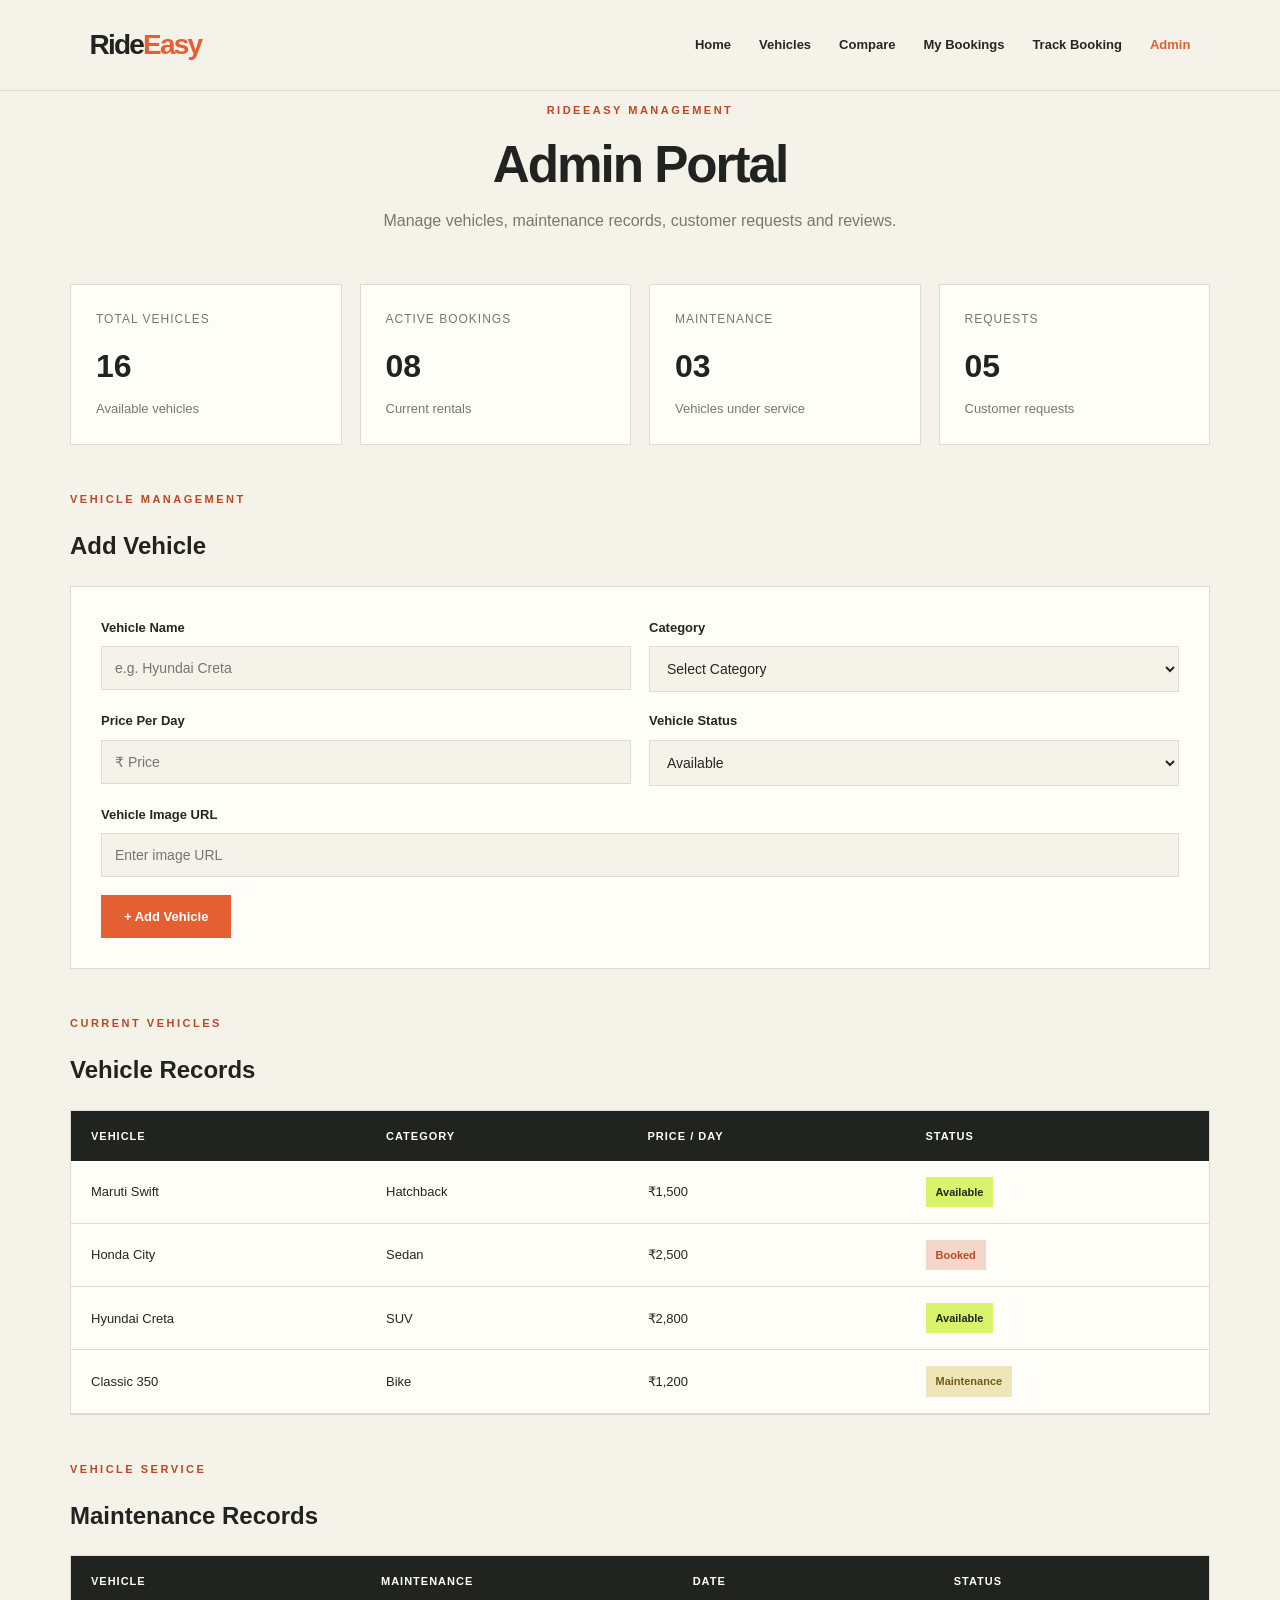
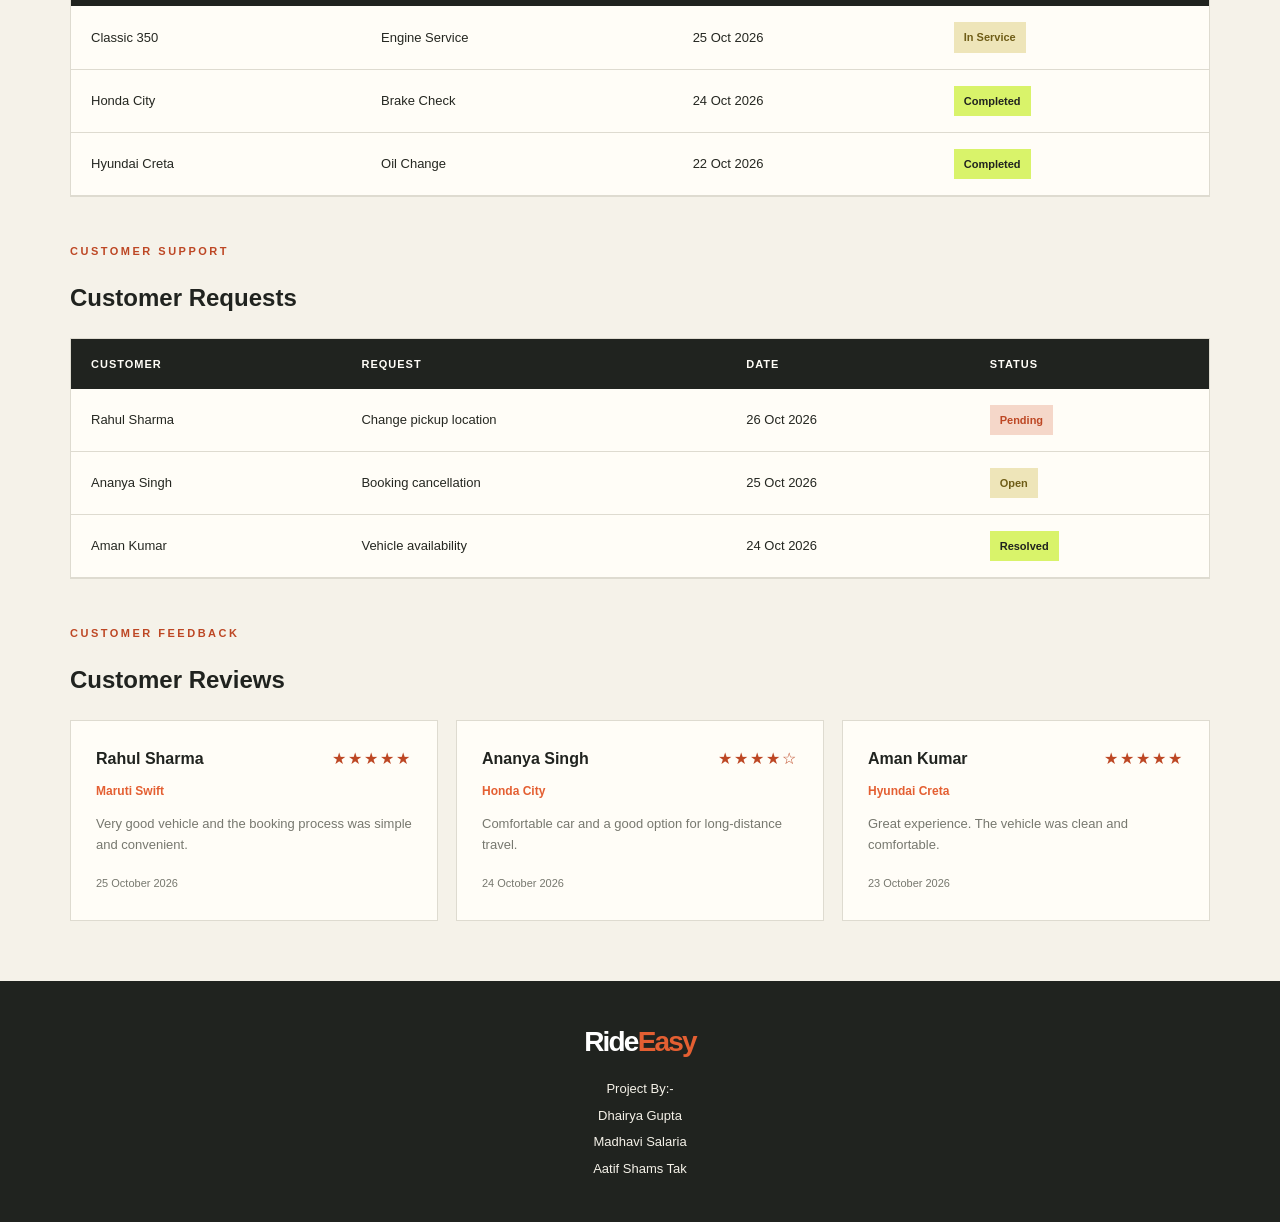
<file: admin.html>
<!DOCTYPE html>
<html lang="en">

<head>
    <meta charset="UTF-8">
    <meta name="viewport" content="width=device-width, initial-scale=1.0">

    <title>RideEasy | Admin Portal</title>

    <link rel="stylesheet" href="style.css">
</head>

<body>

<header class="site-header">

    <a class="logo" href="index.html">
        Ride<span>Easy</span>
    </a>

    <nav>
        <a href="index.html">Home</a>
        <a href="explore.html">Vehicles</a>
        <a href="compare.html">Compare</a>
        <a href="bookings.html">My Bookings</a>
        <a href="track-booking.html">Track Booking</a>
        <a class="active" href="admin.html">Admin</a>
    </nav>

</header>


<main class="admin-main">

    <!-- ADMIN HEADING -->

    <section class="page-heading">

        <p class="eyebrow">RIDEEASY MANAGEMENT</p>

        <h1>Admin Portal</h1>

        <p>
            Manage vehicles, maintenance records,
            customer requests and reviews.
        </p>

    </section>


    <!-- DASHBOARD CARDS -->

    <section class="admin-stats">

        <div class="admin-stat-card">
            <span>Total Vehicles</span>
            <strong>16</strong>
            <p>Available vehicles</p>
        </div>

        <div class="admin-stat-card">
            <span>Active Bookings</span>
            <strong>08</strong>
            <p>Current rentals</p>
        </div>

        <div class="admin-stat-card">
            <span>Maintenance</span>
            <strong>03</strong>
            <p>Vehicles under service</p>
        </div>

        <div class="admin-stat-card">
            <span>Requests</span>
            <strong>05</strong>
            <p>Customer requests</p>
        </div>

    </section>


    <!-- ADD VEHICLE -->

    <section class="admin-section">

        <div class="admin-section-heading">

            <div>
                <p class="eyebrow">VEHICLE MANAGEMENT</p>
                <h2>Add Vehicle</h2>
            </div>

        </div>


        <div class="admin-form-box">

            <form>

                <div class="admin-form-grid">

                    <div>
                        <label for="vehicle-name">
                            Vehicle Name
                        </label>

                        <input
                            type="text"
                            id="vehicle-name"
                            placeholder="e.g. Hyundai Creta"
                        >
                    </div>


                    <div>
                        <label for="vehicle-category">
                            Category
                        </label>

                        <select id="vehicle-category">

                            <option>Select Category</option>
                            <option>Hatchback</option>
                            <option>Sedan</option>
                            <option>SUV</option>
                            <option>Bike</option>
                            <option>Scooter</option>

                        </select>
                    </div>


                    <div>
                        <label for="vehicle-price">
                            Price Per Day
                        </label>

                        <input
                            type="number"
                            id="vehicle-price"
                            placeholder="₹ Price"
                        >
                    </div>


                    <div>
                        <label for="vehicle-status">
                            Vehicle Status
                        </label>

                        <select id="vehicle-status">

                            <option>Available</option>
                            <option>Booked</option>
                            <option>Maintenance</option>

                        </select>
                    </div>

                </div>


                <div>
                    <label for="vehicle-image">
                        Vehicle Image URL
                    </label>

                    <input
                        type="text"
                        id="vehicle-image"
                        placeholder="Enter image URL"
                    >
                </div>


                <button type="submit" class="button">
                    + Add Vehicle
                </button>

            </form>

        </div>

    </section>


    <!-- VEHICLE LIST -->

    <section class="admin-section">

        <div class="admin-section-heading">

            <div>
                <p class="eyebrow">CURRENT VEHICLES</p>
                <h2>Vehicle Records</h2>
            </div>

        </div>


        <div class="admin-table-wrapper">

            <table class="admin-table">

                <thead>

                    <tr>
                        <th>Vehicle</th>
                        <th>Category</th>
                        <th>Price / Day</th>
                        <th>Status</th>
                    </tr>

                </thead>

                <tbody>

                    <tr>
                        <td>Maruti Swift</td>
                        <td>Hatchback</td>
                        <td>₹1,500</td>
                        <td>
                            <span class="status available">
                                Available
                            </span>
                        </td>
                    </tr>

                    <tr>
                        <td>Honda City</td>
                        <td>Sedan</td>
                        <td>₹2,500</td>
                        <td>
                            <span class="status booked">
                                Booked
                            </span>
                        </td>
                    </tr>

                    <tr>
                        <td>Hyundai Creta</td>
                        <td>SUV</td>
                        <td>₹2,800</td>
                        <td>
                            <span class="status available">
                                Available
                            </span>
                        </td>
                    </tr>

                    <tr>
                        <td>Classic 350</td>
                        <td>Bike</td>
                        <td>₹1,200</td>
                        <td>
                            <span class="status maintenance">
                                Maintenance
                            </span>
                        </td>
                    </tr>

                </tbody>

            </table>

        </div>

    </section>


    <!-- MAINTENANCE -->

    <section class="admin-section">

        <div class="admin-section-heading">

            <div>
                <p class="eyebrow">VEHICLE SERVICE</p>
                <h2>Maintenance Records</h2>
            </div>

        </div>


        <div class="admin-table-wrapper">

            <table class="admin-table">

                <thead>

                    <tr>
                        <th>Vehicle</th>
                        <th>Maintenance</th>
                        <th>Date</th>
                        <th>Status</th>
                    </tr>

                </thead>

                <tbody>

                    <tr>
                        <td>Classic 350</td>
                        <td>Engine Service</td>
                        <td>25 Oct 2026</td>
                        <td>
                            <span class="status maintenance">
                                In Service
                            </span>
                        </td>
                    </tr>

                    <tr>
                        <td>Honda City</td>
                        <td>Brake Check</td>
                        <td>24 Oct 2026</td>
                        <td>
                            <span class="status available">
                                Completed
                            </span>
                        </td>
                    </tr>

                    <tr>
                        <td>Hyundai Creta</td>
                        <td>Oil Change</td>
                        <td>22 Oct 2026</td>
                        <td>
                            <span class="status available">
                                Completed
                            </span>
                        </td>
                    </tr>

                </tbody>

            </table>

        </div>

    </section>


    <!-- CUSTOMER REQUESTS -->

    <section class="admin-section">

        <div class="admin-section-heading">

            <div>
                <p class="eyebrow">CUSTOMER SUPPORT</p>
                <h2>Customer Requests</h2>
            </div>

        </div>


        <div class="admin-table-wrapper">

            <table class="admin-table">

                <thead>

                    <tr>
                        <th>Customer</th>
                        <th>Request</th>
                        <th>Date</th>
                        <th>Status</th>
                    </tr>

                </thead>

                <tbody>

                    <tr>
                        <td>Rahul Sharma</td>
                        <td>Change pickup location</td>
                        <td>26 Oct 2026</td>
                        <td>
                            <span class="status booked">
                                Pending
                            </span>
                        </td>
                    </tr>

                    <tr>
                        <td>Ananya Singh</td>
                        <td>Booking cancellation</td>
                        <td>25 Oct 2026</td>
                        <td>
                            <span class="status maintenance">
                                Open
                            </span>
                        </td>
                    </tr>

                    <tr>
                        <td>Aman Kumar</td>
                        <td>Vehicle availability</td>
                        <td>24 Oct 2026</td>
                        <td>
                            <span class="status available">
                                Resolved
                            </span>
                        </td>
                    </tr>

                </tbody>

            </table>

        </div>

    </section>


    <!-- CUSTOMER REVIEWS -->

    <section class="admin-section">

        <div class="admin-section-heading">

            <div>
                <p class="eyebrow">CUSTOMER FEEDBACK</p>
                <h2>Customer Reviews</h2>
            </div>

        </div>


        <div class="review-grid">

            <article class="review-card">

                <div class="review-top">
                    <strong>Rahul Sharma</strong>
                    <span>★★★★★</span>
                </div>

                <p class="review-vehicle">
                    Maruti Swift
                </p>

                <p>
                    Very good vehicle and the booking process
                    was simple and convenient.
                </p>

                <small>
                    25 October 2026
                </small>

            </article>


            <article class="review-card">

                <div class="review-top">
                    <strong>Ananya Singh</strong>
                    <span>★★★★☆</span>
                </div>

                <p class="review-vehicle">
                    Honda City
                </p>

                <p>
                    Comfortable car and a good option for
                    long-distance travel.
                </p>

                <small>
                    24 October 2026
                </small>

            </article>


            <article class="review-card">

                <div class="review-top">
                    <strong>Aman Kumar</strong>
                    <span>★★★★★</span>
                </div>

                <p class="review-vehicle">
                    Hyundai Creta
                </p>

                <p>
                    Great experience. The vehicle was clean
                    and comfortable.
                </p>

                <small>
                    23 October 2026
                </small>

            </article>

        </div>

    </section>


</main>


<footer>

    <a class="logo footer-logo" href="index.html">
        Ride<span>Easy</span>
    </a>

    <p>Project By:-</p>
    <p>Dhairya Gupta</p>
    <p>Madhavi Salaria</p>
    <p>Aatif Shams Tak</p>

</footer>

</body>
</html>
</file>
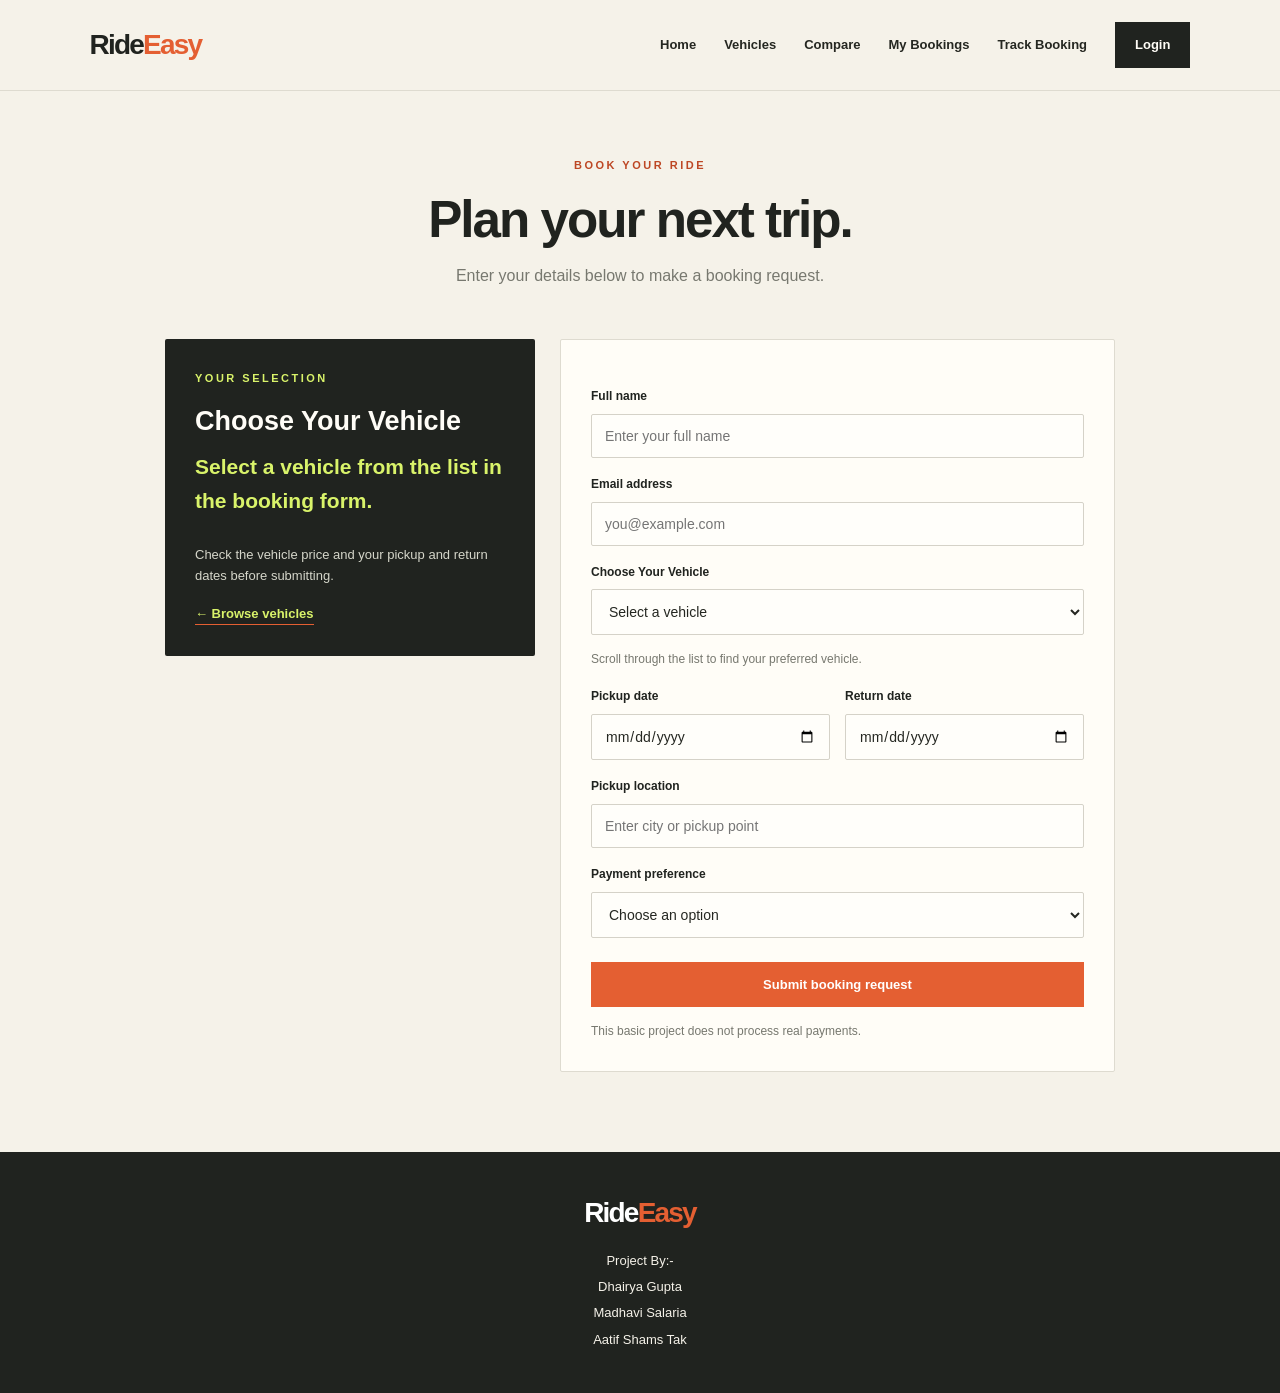
<file: booking.html>
<!DOCTYPE html>
<html lang="en">

<head>
    <meta charset="UTF-8">
    <meta name="viewport" content="width=device-width, initial-scale=1.0">

    <title>RideEasy | Book a Vehicle</title>

    <link rel="stylesheet" href="style.css">
</head>

<body>

    <!-- Header and Navigation -->
    <header class="site-header">

        <a class="logo" href="index.html">
            Ride<span>Easy</span>
        </a>

        <nav>
            <a href="index.html">Home</a>
            <a href="explore.html">Vehicles</a>
            <a href="compare.html">Compare</a>
            <a href="bookings.html">My Bookings</a>
            <a href="track-booking.html">Track Booking</a>
            <a class="nav-button" href="login.html">Login</a>
        </nav>

    </header>

    <main class="page-main narrow-main">

        <!-- Page Heading -->
        <section class="page-heading">

            <p class="eyebrow">BOOK YOUR RIDE</p>

            <h1>Plan your next trip.</h1>

            <p>
                Enter your details below to make a booking request.
            </p>

        </section>

        <!-- Booking Layout -->
        <section class="booking-layout">

            <!-- Vehicle Selection -->
            <div class="booking-summary">

                <p class="eyebrow">YOUR SELECTION</p>

                <h2>Choose Your Vehicle</h2>

                <p class="summary-price">
                    Select a vehicle from the list in the booking form.
                </p>

                <p class="summary-note">
                    Check the vehicle price and your pickup and return dates before submitting.
                </p>

                <a class="text-link" href="explore.html">
                    ← Browse vehicles
                </a>

            </div>

            <!-- Booking Form -->
            <form class="form-box" action="bookings.html" method="get">

                <!-- Customer Details -->
                <label for="customerName">Full name</label>

                <input
                    type="text"
                    id="customerName"
                    name="name"
                    placeholder="Enter your full name"
                    required
                >

                <label for="customerEmail">Email address</label>

                <input
                    type="email"
                    id="customerEmail"
                    name="email"
                    placeholder="you@example.com"
                    required
                >

                <!-- Vehicle Dropdown -->
                <label for="vehicle">Choose Your Vehicle</label>

                <select id="vehicle" name="vehicle" required>

                    <option value="">Select a vehicle</option>

                    <optgroup label="Hatchbacks">
                        <option>Maruti Swift - ₹1,500/day</option>
                        <option>Maruti Baleno - ₹1,700/day</option>
                        <option>Hyundai i20 - ₹1,800/day</option>
                        <option>Tata Altroz - ₹1,600/day</option>
                    </optgroup>

                    <optgroup label="Sedans">
                        <option>Honda City - ₹2,500/day</option>
                        <option>Hyundai Verna - ₹2,300/day</option>
                        <option>Maruti Dzire - ₹1,800/day</option>
                        <option>Honda Amaze - ₹1,900/day</option>
                    </optgroup>

                    <optgroup label="SUVs">
                        <option>Hyundai Creta - ₹2,800/day</option>
                        <option>Tata Nexon - ₹2,200/day</option>
                        <option>Mahindra Scorpio - ₹3,500/day</option>
                        <option>Kia Seltos - ₹2,700/day</option>
                    </optgroup>

                    <optgroup label="Bikes">
                        <option>Classic 350 - ₹1,200/day</option>
                        <option>Harley Davidson Nightster - ₹1,500/day</option>
                        <option>BMW R 1300 GS - ₹2,000/day</option>
                    </optgroup>

                    <optgroup label="Scooters">
                        <option>Activa - ₹700/day</option>
                    </optgroup>

                </select>

                <p class="form-note">
                    Scroll through the list to find your preferred vehicle.
                </p>

                <!-- Pickup and Return Dates -->
                <div class="form-row">

                    <div>
                        <label for="pickup">Pickup date</label>

                        <input
                            type="date"
                            id="pickup"
                            name="pickup"
                            required
                        >
                    </div>

                    <div>
                        <label for="returnDate">Return date</label>

                        <input
                            type="date"
                            id="returnDate"
                            name="return"
                            required
                        >
                    </div>

                </div>

                <!-- Pickup Location -->
                <label for="pickupLocation">Pickup location</label>

                <input
                    type="text"
                    id="pickupLocation"
                    name="location"
                    placeholder="Enter city or pickup point"
                    required
                >

                <!-- Payment Preference -->
                <label for="payment">Payment preference</label>

                <select id="payment" name="payment" required>
                    <option value="">Choose an option</option>
                    <option value="Pay at pickup">Pay at pickup</option>
                    <option value="Online payment">Online payment (not enabled)</option>
                </select>

                <!-- Submit Button -->
                <button class="button form-button" type="submit">
                    Submit booking request
                </button>

                <p class="form-note">
                    This basic project does not process real payments.
                </p>

            </form>

        </section>

    </main>

    <!-- Footer -->
    <footer>
        <a class="logo footer-logo" href="index.html">
            Ride<span>Easy</span>
        </a>

        <p>Project By:-</p>
        <p>Dhairya Gupta</p>
        <p>Madhavi Salaria</p>
        <p>Aatif Shams Tak</p>
    </footer>

</body>

</html>
</file>
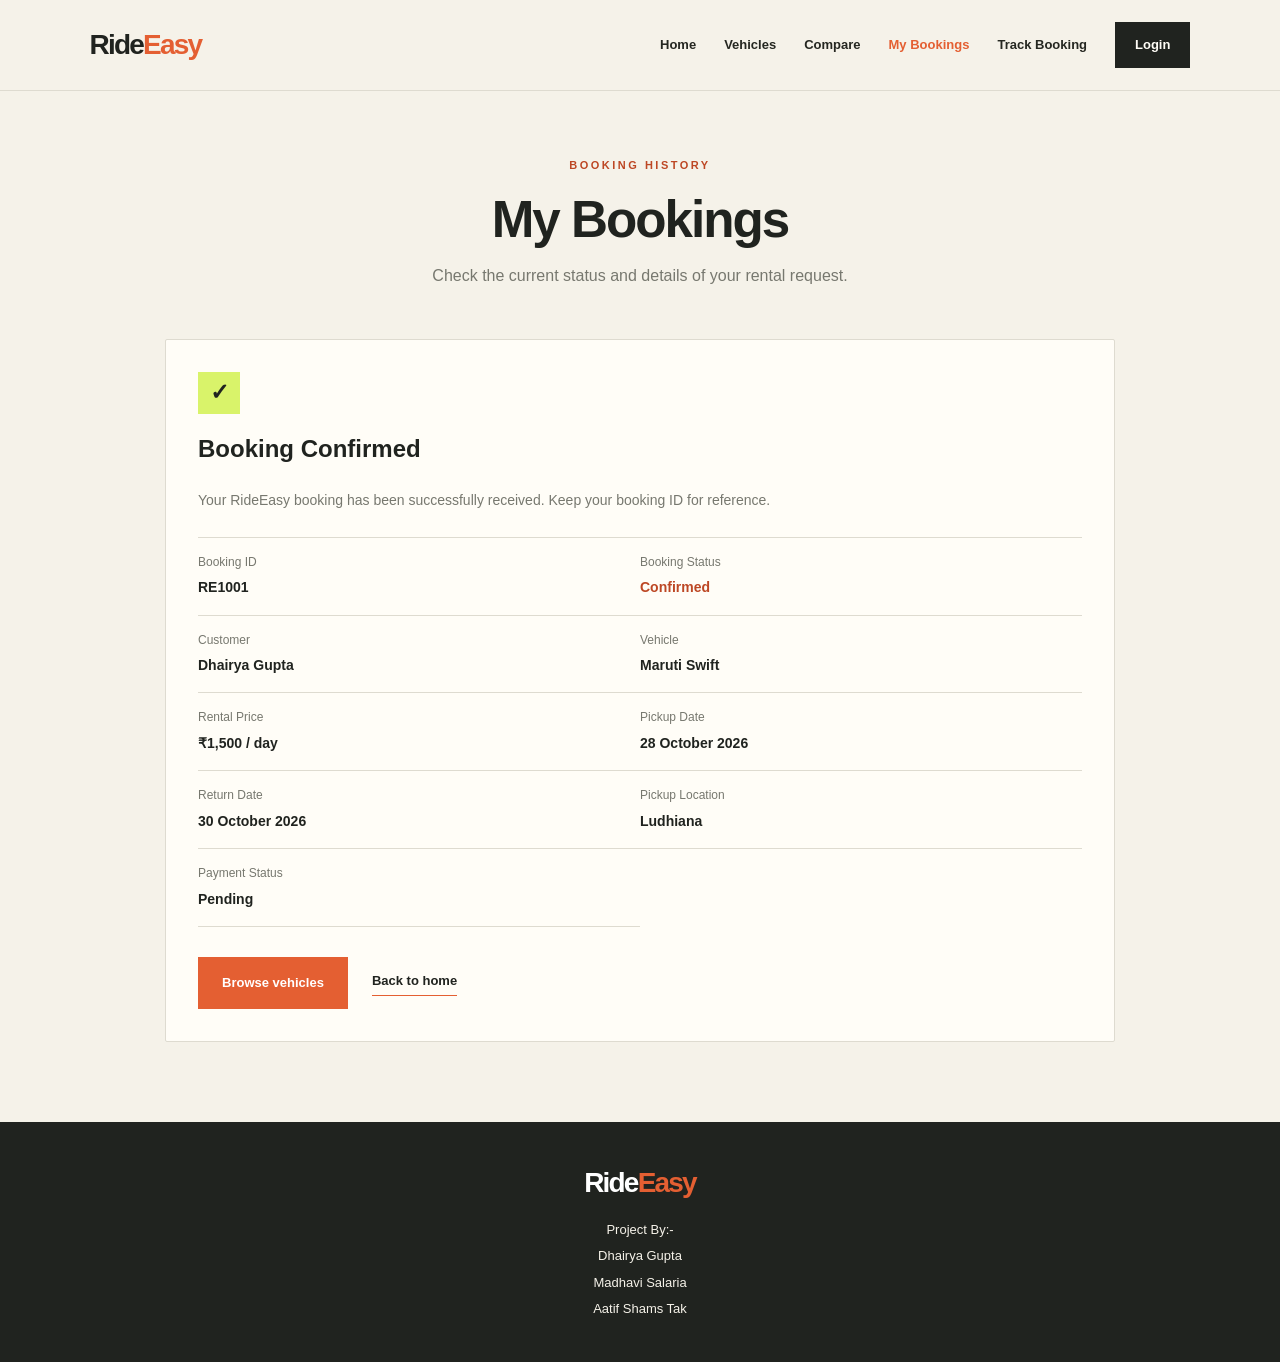
<file: bookings.html>
<!DOCTYPE html>
<html lang="en">

<head>
    <meta charset="UTF-8">
    <meta name="viewport" content="width=device-width, initial-scale=1.0">

    <title>RideEasy | My Bookings</title>

    <link rel="stylesheet" href="style.css">
</head>

<body>

<header class="site-header">

    <a class="logo" href="index.html">
        Ride<span>Easy</span>
    </a>

    <nav>
        <a href="index.html">Home</a>
        <a href="explore.html">Vehicles</a>
        <a href="compare.html">Compare</a>
        <a class="active" href="bookings.html">My Bookings</a>
        <a href="track-booking.html">Track Booking</a>
        <a class="nav-button" href="login.html">Login</a>
    </nav>

</header>


<main class="page-main narrow-main">

    <section class="page-heading">

        <p class="eyebrow">BOOKING HISTORY</p>

        <h1>My Bookings</h1>

        <p>
            Check the current status and details of your rental request.
        </p>

    </section>


    <section class="confirmation-card">

        <div class="success-mark">✓</div>

        <h2>Booking Confirmed</h2>

        <p>
            Your RideEasy booking has been successfully received.
            Keep your booking ID for reference.
        </p>


        <div class="booking-details">

            <div>
                <span>Booking ID</span>
                <strong>RE1001</strong>
            </div>

            <div>
                <span>Booking Status</span>
                <strong class="booking-status">Confirmed</strong>
            </div>

            <div>
                <span>Customer</span>
                <strong>Dhairya Gupta</strong>
            </div>

            <div>
                <span>Vehicle</span>
                <strong>Maruti Swift</strong>
            </div>

            <div>
                <span>Rental Price</span>
                <strong>₹1,500 / day</strong>
            </div>

            <div>
                <span>Pickup Date</span>
                <strong>28 October 2026</strong>
            </div>

            <div>
                <span>Return Date</span>
                <strong>30 October 2026</strong>
            </div>

            <div>
                <span>Pickup Location</span>
                <strong>Ludhiana</strong>
            </div>

            <div>
                <span>Payment Status</span>
                <strong>Pending</strong>
            </div>

        </div>


        <div class="hero-actions">

            <a class="button" href="explore.html">
                Browse vehicles
            </a>

            <a class="text-link" href="index.html">
                Back to home
            </a>

        </div>

    </section>
</main>


<footer>

    <a class="logo footer-logo" href="index.html">
        Ride<span>Easy</span>
    </a>

    <p>Project By:-</p>
    <p>Dhairya Gupta</p>
    <p>Madhavi Salaria</p>
    <p>Aatif Shams Tak</p>

</footer>

</body>
</html>
</file>
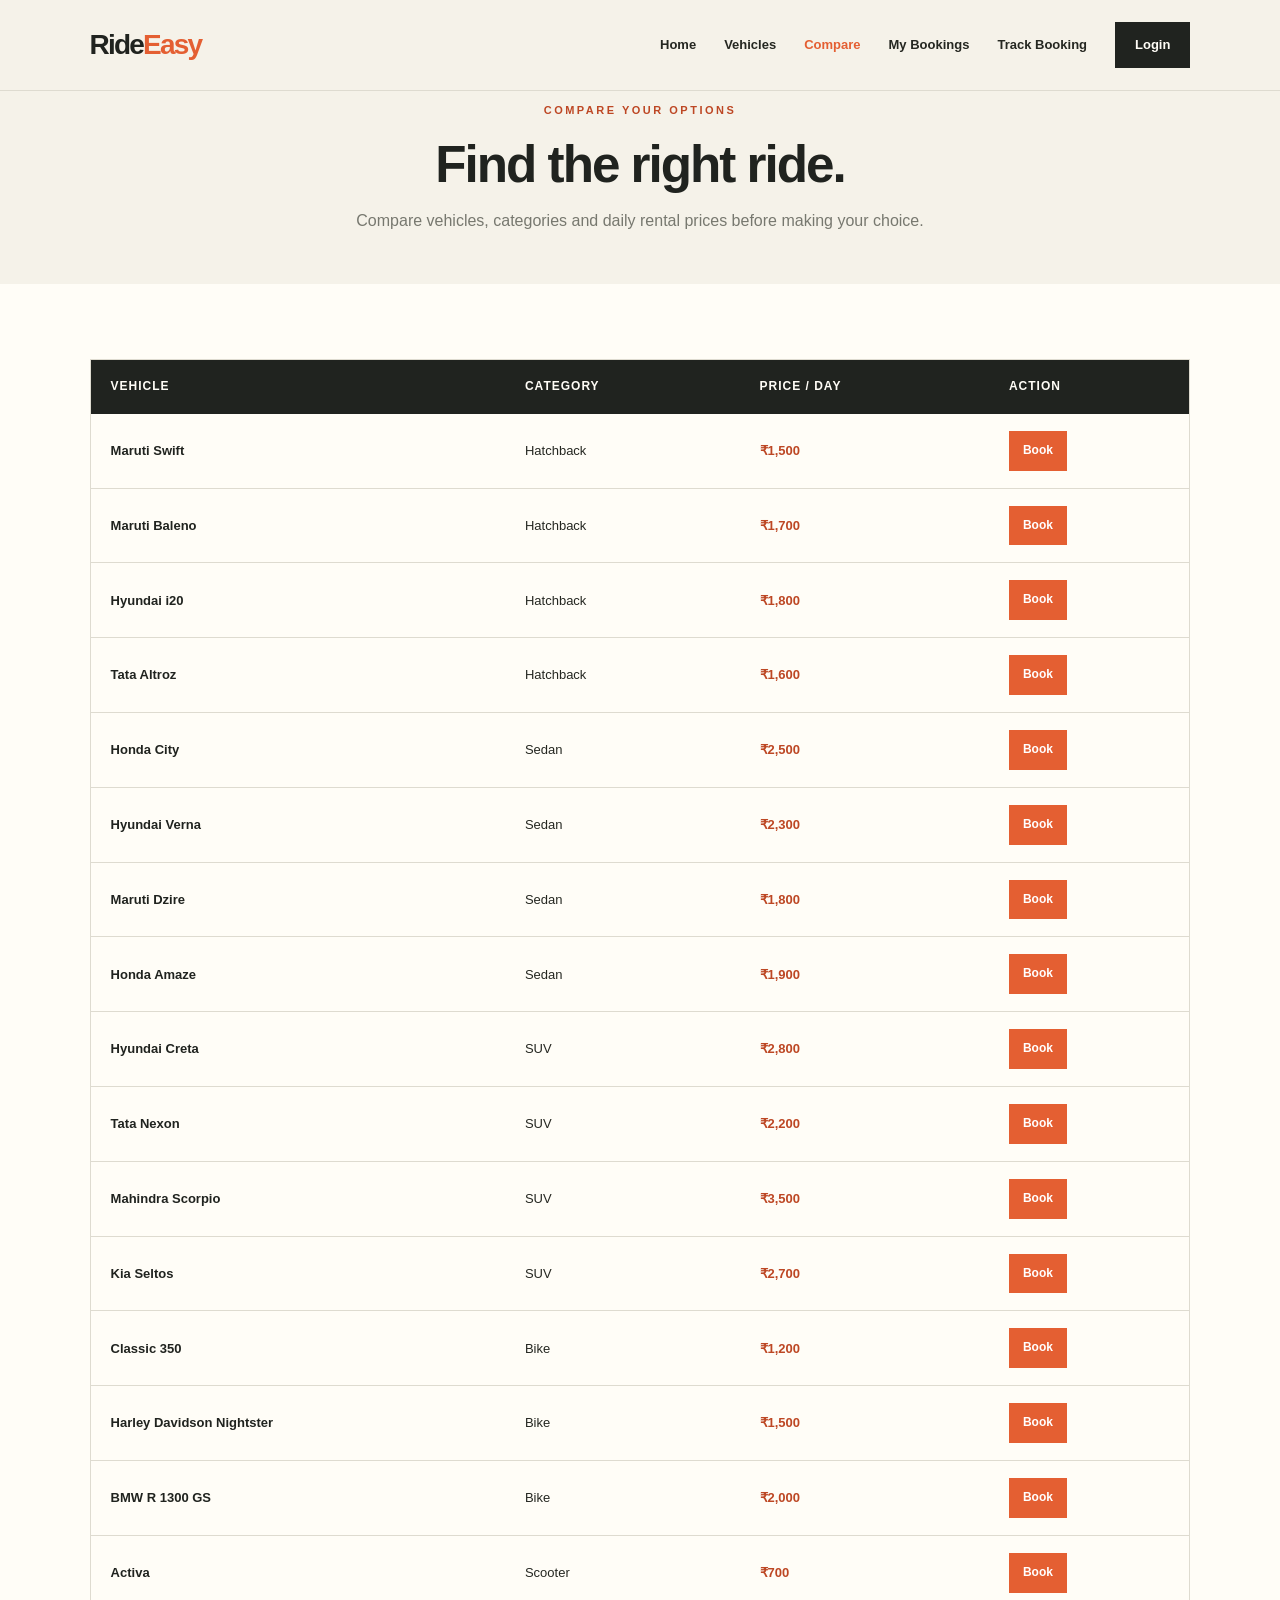
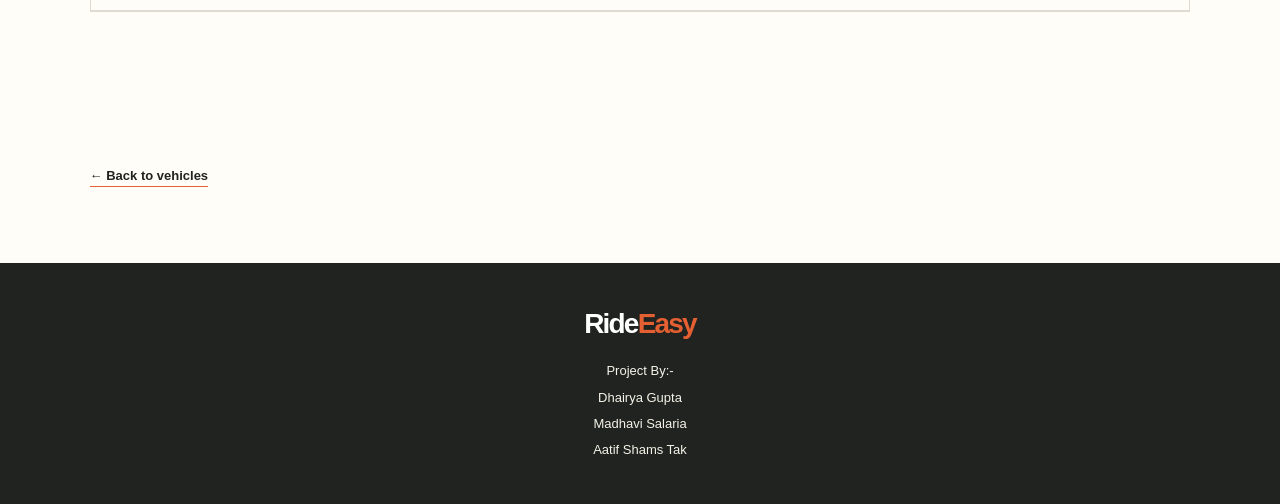
<file: compare.html>
<!DOCTYPE html>
<html lang="en">

<head>
    <meta charset="UTF-8">
    <meta name="viewport" content="width=device-width, initial-scale=1.0">

    <title>RideEasy | Compare Vehicles</title>

    <link rel="stylesheet" href="style.css">
</head>

<body>

<header class="site-header">

    <a class="logo" href="index.html">
        Ride<span>Easy</span>
    </a>

    <nav>
        <a href="index.html">Home</a>
        <a href="explore.html">Vehicles</a>
        <a class="active" href="compare.html">Compare</a>
        <a href="bookings.html">My Bookings</a>
        <a href="track-booking.html">Track Booking</a>
        <a class="nav-button" href="login.html">Login</a>
    </nav>

</header>


<main>

    <section class="page-heading">

        <p class="eyebrow">COMPARE YOUR OPTIONS</p>

        <h1>Find the right ride.</h1>

        <p>
            Compare vehicles, categories and daily rental prices
            before making your choice.
        </p>

    </section>


    <section class="section">

        <div class="compare-table-wrapper">

            <table class="compare-table">

                <thead>

                    <tr>
                        <th>Vehicle</th>
                        <th>Category</th>
                        <th>Price / Day</th>
                        <th>Action</th>
                    </tr>

                </thead>

                <tbody>

                    <tr>
                        <td>Maruti Swift</td>
                        <td>Hatchback</td>
                        <td>₹1,500</td>
                        <td>
                            <a class="small-button button"
                               href="booking.html?vehicle=Maruti%20Swift&price=1500">
                                Book
                            </a>
                        </td>
                    </tr>

                    <tr>
                        <td>Maruti Baleno</td>
                        <td>Hatchback</td>
                        <td>₹1,700</td>
                        <td>
                            <a class="small-button button"
                               href="booking.html?vehicle=Maruti%20Baleno&price=1700">
                                Book
                            </a>
                        </td>
                    </tr>

                    <tr>
                        <td>Hyundai i20</td>
                        <td>Hatchback</td>
                        <td>₹1,800</td>
                        <td>
                            <a class="small-button button"
                               href="booking.html?vehicle=Hyundai%20i20&price=1800">
                                Book
                            </a>
                        </td>
                    </tr>

                    <tr>
                        <td>Tata Altroz</td>
                        <td>Hatchback</td>
                        <td>₹1,600</td>
                        <td>
                            <a class="small-button button"
                               href="booking.html?vehicle=Tata%20Altroz&price=1600">
                                Book
                            </a>
                        </td>
                    </tr>


                    <tr>
                        <td>Honda City</td>
                        <td>Sedan</td>
                        <td>₹2,500</td>
                        <td>
                            <a class="small-button button"
                               href="booking.html?vehicle=Honda%20City&price=2500">
                                Book
                            </a>
                        </td>
                    </tr>

                    <tr>
                        <td>Hyundai Verna</td>
                        <td>Sedan</td>
                        <td>₹2,300</td>
                        <td>
                            <a class="small-button button"
                               href="booking.html?vehicle=Hyundai%20Verna&price=2300">
                                Book
                            </a>
                        </td>
                    </tr>

                    <tr>
                        <td>Maruti Dzire</td>
                        <td>Sedan</td>
                        <td>₹1,800</td>
                        <td>
                            <a class="small-button button"
                               href="booking.html?vehicle=Maruti%20Dzire&price=1800">
                                Book
                            </a>
                        </td>
                    </tr>

                    <tr>
                        <td>Honda Amaze</td>
                        <td>Sedan</td>
                        <td>₹1,900</td>
                        <td>
                            <a class="small-button button"
                               href="booking.html?vehicle=Honda%20Amaze&price=1900">
                                Book
                            </a>
                        </td>
                    </tr>


                    <tr>
                        <td>Hyundai Creta</td>
                        <td>SUV</td>
                        <td>₹2,800</td>
                        <td>
                            <a class="small-button button"
                               href="booking.html?vehicle=Hyundai%20Creta&price=2800">
                                Book
                            </a>
                        </td>
                    </tr>

                    <tr>
                        <td>Tata Nexon</td>
                        <td>SUV</td>
                        <td>₹2,200</td>
                        <td>
                            <a class="small-button button"
                               href="booking.html?vehicle=Tata%20Nexon&price=2200">
                                Book
                            </a>
                        </td>
                    </tr>

                    <tr>
                        <td>Mahindra Scorpio</td>
                        <td>SUV</td>
                        <td>₹3,500</td>
                        <td>
                            <a class="small-button button"
                               href="booking.html?vehicle=Mahindra%20Scorpio&price=3500">
                                Book
                            </a>
                        </td>
                    </tr>

                    <tr>
                        <td>Kia Seltos</td>
                        <td>SUV</td>
                        <td>₹2,700</td>
                        <td>
                            <a class="small-button button"
                               href="booking.html?vehicle=Kia%20Seltos&price=2700">
                                Book
                            </a>
                        </td>
                    </tr>


                    <tr>
                        <td>Classic 350</td>
                        <td>Bike</td>
                        <td>₹1,200</td>
                        <td>
                            <a class="small-button button"
                               href="booking.html?vehicle=Classic%20350&price=1200">
                                Book
                            </a>
                        </td>
                    </tr>

                    <tr>
                        <td>Harley Davidson Nightster</td>
                        <td>Bike</td>
                        <td>₹1,500</td>
                        <td>
                            <a class="small-button button"
                               href="booking.html?vehicle=Harley%20Davidson%20Nightster&price=1500">
                                Book
                            </a>
                        </td>
                    </tr>

                    <tr>
                        <td>BMW R 1300 GS</td>
                        <td>Bike</td>
                        <td>₹2,000</td>
                        <td>
                            <a class="small-button button"
                               href="booking.html?vehicle=BMW%20R%201300%20GS&price=2000">
                                Book
                            </a>
                        </td>
                    </tr>


                    <tr>
                        <td>Activa</td>
                        <td>Scooter</td>
                        <td>₹700</td>
                        <td>
                            <a class="small-button button"
                               href="booking.html?vehicle=Activa&price=700">
                                Book
                            </a>
                        </td>
                    </tr>

                </tbody>

            </table>

        </div>

    </section>


    <section class="section">

        <a class="text-link" href="explore.html">
            ← Back to vehicles
        </a>

    </section>

</main>


<footer>

    <a class="logo footer-logo" href="index.html">
        Ride<span>Easy</span>
    </a>

    <p>Project By:-</p>
    <p>Dhairya Gupta</p>
    <p>Madhavi Salaria</p>
    <p>Aatif Shams Tak</p>

</footer>

</body>
</html>
</file>
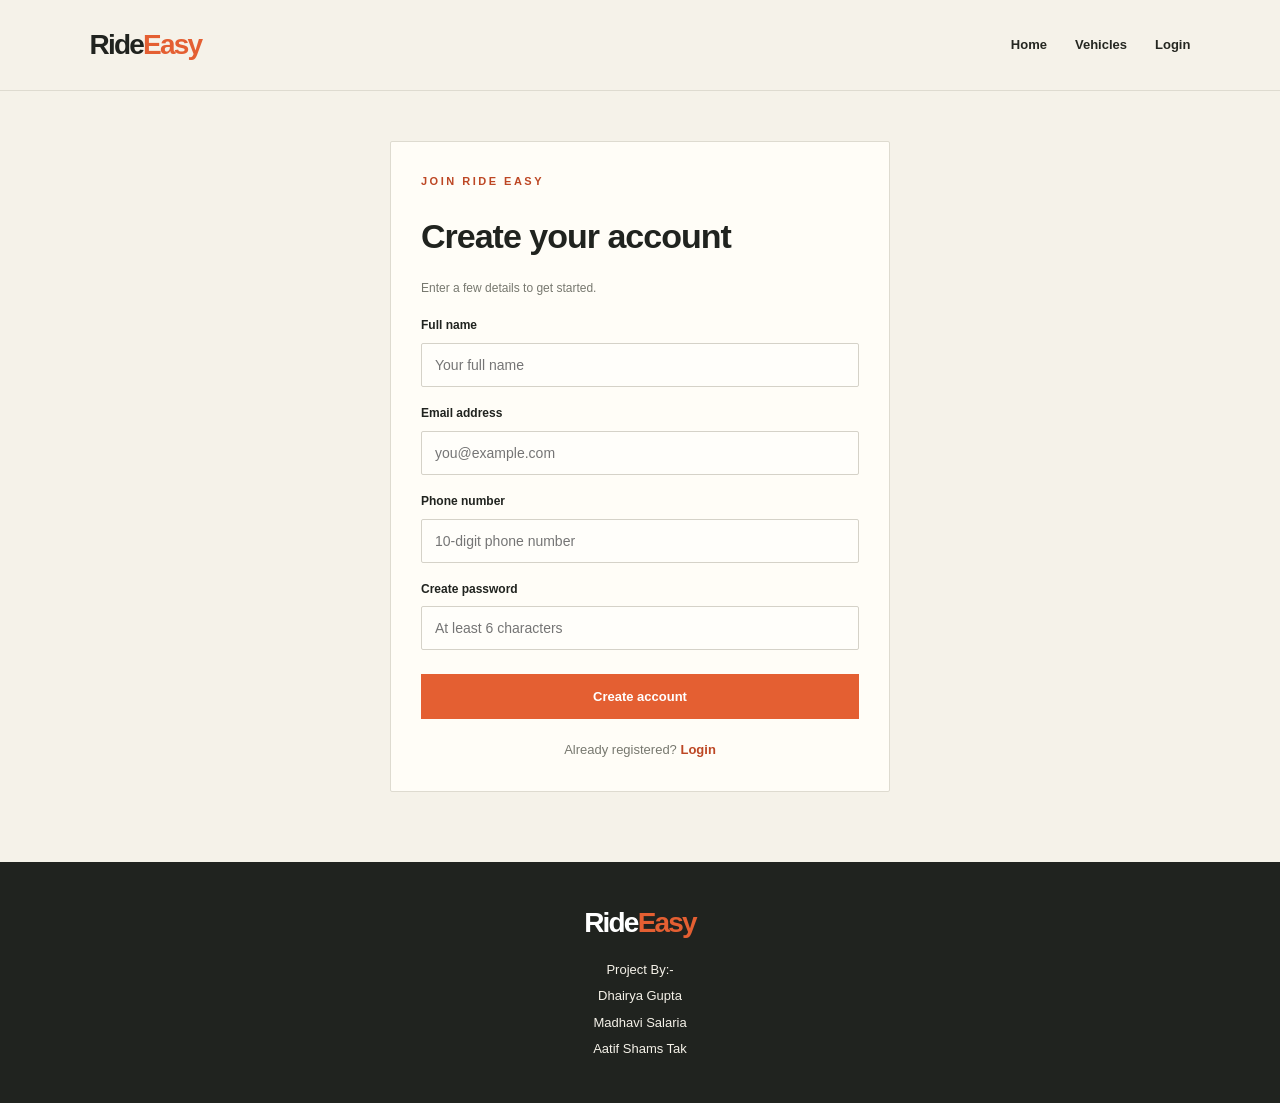
<file: register.html>
<!DOCTYPE html>
<html lang="en">

<head>
    <meta charset="UTF-8">
    <meta name="viewport" content="width=device-width, initial-scale=1.0">

    <title>RideEasy | Register</title>

    <link rel="stylesheet" href="style.css">
</head>

<body>

    <!-- Header and Navigation -->
    <header class="site-header">

        <a class="logo" href="index.html">
            Ride<span>Easy</span>
        </a>

        <nav>
            <a href="index.html">Home</a>
            <a href="explore.html">Vehicles</a>
            <a href="login.html">Login</a>
        </nav>

    </header>

    <!-- Registration Section -->
    <main class="register-wrap">

        <form
            class="form-box register-box"
            action="login.html"
            method="get"
        >

            <p class="eyebrow">JOIN RIDE EASY</p>

            <h1>Create your account</h1>

            <p class="muted">
                Enter a few details to get started.
            </p>

            <!-- Full Name -->
            <label for="name">Full name</label>

            <input
                type="text"
                id="name"
                name="name"
                placeholder="Your full name"
                required
            >

            <!-- Email Address -->
            <label for="email">Email address</label>

            <input
                type="email"
                id="email"
                name="email"
                placeholder="you@example.com"
                required
            >

            <!-- Phone Number -->
            <label for="phone">Phone number</label>

            <input
                type="tel"
                id="phone"
                name="phone"
                placeholder="10-digit phone number"
                pattern="[0-9]{10}"
                required
            >

            <!-- Password -->
            <label for="password">Create password</label>

            <input
                type="password"
                id="password"
                name="password"
                minlength="6"
                placeholder="At least 6 characters"
                required
            >

            <!-- Create Account Button -->
            <button
                type="submit"
                class="button form-button"
            >
                Create account
            </button>


            <!-- Login Link -->
            <p class="register-line">
                Already registered?
                <a href="login.html">Login</a>
            </p>

        </form>

    </main>

    <footer>
    <a class="logo footer-logo" href="index.html">Ride<span>Easy</span></a>
    <p>Project By:-</p>
    <p>Dhairya Gupta</p>
    <p>Madhavi Salaria</p>
    <p>Aatif Shams Tak</p>
    </footer>

</body>
</html>
</file>
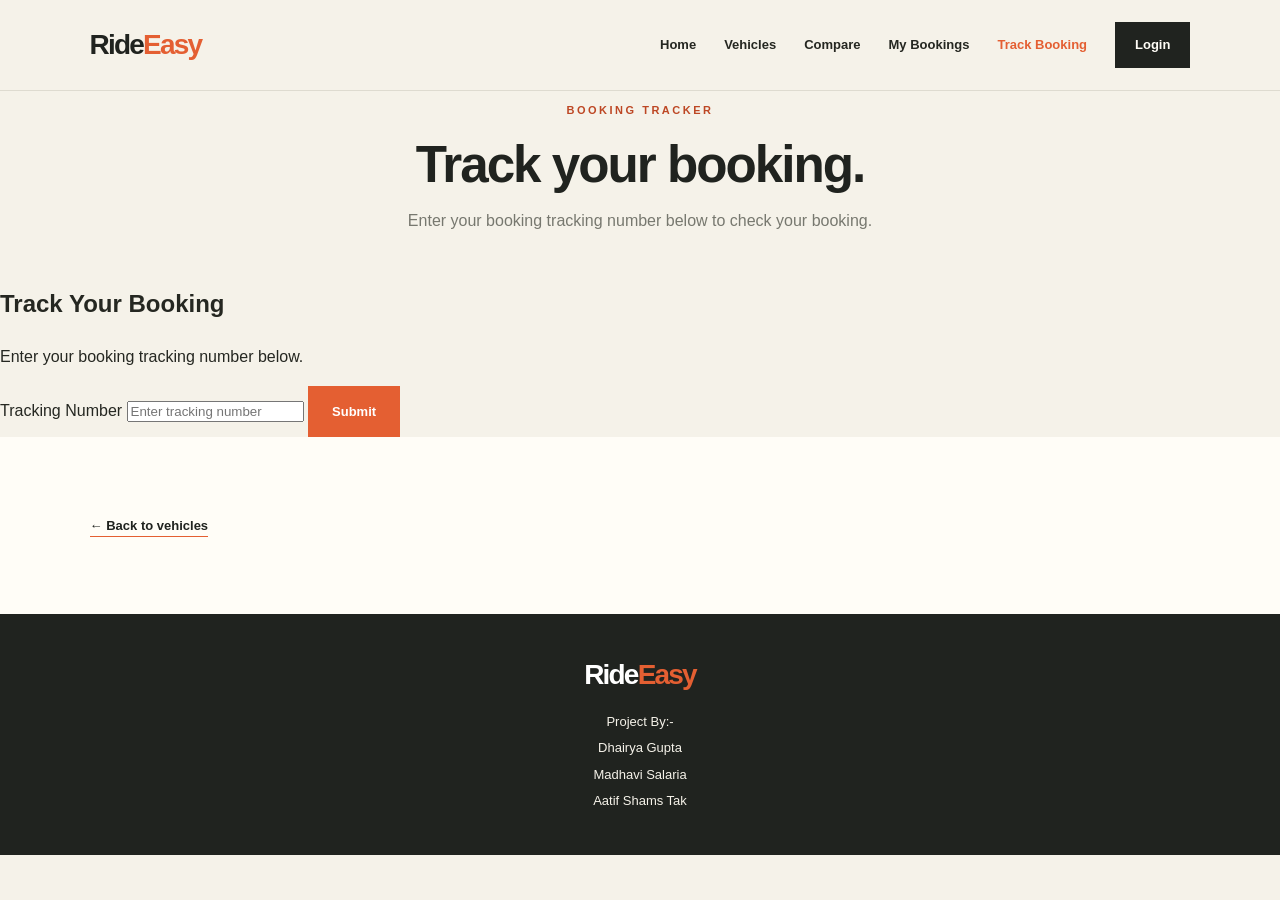
<file: track-booking.html>
<!DOCTYPE html>
<html lang="en">

<head>
    <meta charset="UTF-8">
    <meta name="viewport" content="width=device-width, initial-scale=1.0">

    <title>RideEasy | Track Booking</title>

    <link rel="stylesheet" href="style.css">
</head>

<body>

<header class="site-header">

    <a class="logo" href="index.html">
        Ride<span>Easy</span>
    </a>

    <nav>
        <a href="index.html">Home</a>
        <a href="explore.html">Vehicles</a>
        <a href="compare.html">Compare</a>
        <a href="bookings.html">My Bookings</a>
        <a class="active" href="track-booking.html">Track Booking</a>
        <a class="nav-button" href="login.html">Login</a>
    </nav>

</header>


<main>

    <section class="page-heading">

        <p class="eyebrow">BOOKING TRACKER</p>

        <h1>Track your booking.</h1>

        <p>
            Enter your booking tracking number below
            to check your booking.
        </p>

    </section>


    <section class="tracking-box">

        <h2>Track Your Booking</h2>

        <p>
            Enter your booking tracking number below.
        </p>

        <form>

            <label for="tracking-number">
                Tracking Number
            </label>

            <input
                type="text"
                id="tracking-number"
                name="tracking-number"
                placeholder="Enter tracking number"
                required
            >

            <a href="bookings.html" class="button">Submit</a>
            </button>

        </form>

    </section>


    <section class="section">

        <a class="text-link" href="explore.html">
            ← Back to vehicles
        </a>

    </section>

</main>


<footer>

    <a class="logo footer-logo" href="index.html">
        Ride<span>Easy</span>
    </a>

    <p>Project By:-</p>
    <p>Dhairya Gupta</p>
    <p>Madhavi Salaria</p>
    <p>Aatif Shams Tak</p>

</footer>


</body>
</html>
</file>
<file: style.css>
/* =========================================
   RIDEEASY — Editorial Automotive Design
   HTML + CSS only
========================================= */

:root{
    --navy: #20231f;
    --blue: #e45f32;
    --light-blue: #f0eee5;
    --text: #252721;
    --muted: #77786f;
    --white: #fffdf7;
    --background: #f5f2e9;
    --border: #dedbd0;
    --lime: #d9f36a;
    --orange-dark: #bd4724;
}

*{
    box-sizing: border-box;
}

html{
    scroll-behavior: smooth;
}

body{
    margin: 0;
    font-family: Arial, Helvetica, sans-serif;
    background: var(--background);
    color: var(--text);
    line-height: 1.65;
}

img{
    display: block;
    max-width: 100%;
}

a{
    color: inherit;
    text-decoration: none;
}

h1,
h2,
h3,
p{
    margin-top: 0;
}

::selection{
    color: var(--navy);
    background: var(--lime);
}

/* HEADER */

.site-header{
    background: var(--background);
    display: flex;
    justify-content: space-between;
    align-items: center;
    gap: 24px;
    padding: 22px 7%;
    border-bottom: 1px solid var(--border);
}

.logo{
    color: var(--navy);
    font-size: 28px;
    font-weight: 900;
    letter-spacing: -1.8px;
}

.logo span{
    color: var(--blue);
}

nav{
    display: flex;
    align-items: center;
    gap: 28px;
    flex-wrap: wrap;
}

nav a{
    color: var(--text);
    font-size: 13px;
    font-weight: bold;
    transition: color 0.2s ease;
}

nav a:hover,
nav a.active{
    color: var(--blue);
}

.nav-button{
    background: var(--navy);
    color: var(--white);
    padding: 11px 19px;
    border: 1px solid var(--navy);
    transition: background 0.2s ease, color 0.2s ease;
}

.nav-button:hover{
    background: var(--lime);
    color: var(--navy);
}

/* HOME HERO */

.hero{
    display: flex;
    align-items: center;
    gap: 6%;
    padding: 70px 7% 85px;
}

.hero-text{
    flex: 0.9;
}

.eyebrow{
    color: var(--orange-dark);
    font-size: 11px;
    font-weight: 800;
    letter-spacing: 2.5px;
    text-transform: uppercase;
    margin-bottom: 18px;
}

.hero h1{
    color: var(--navy);
    font-size: clamp(42px, 5.5vw, 76px);
    line-height: 0.99;
    letter-spacing: -4px;
    margin-bottom: 25px;
    font-weight: 900;
}

.hero h1 span{
    color: var(--blue);
}

.hero-description{
    max-width: 440px;
    color: var(--muted);
    font-size: 16px;
    line-height: 1.9;
}

.hero-actions{
    display: flex;
    align-items: center;
    gap: 24px;
    flex-wrap: wrap;
    margin-top: 30px;
}

.button{
    display: inline-block;
    background: var(--blue);
    color: white;
    border: 1px solid var(--blue);
    padding: 14px 23px;
    font-size: 13px;
    font-weight: bold;
    font-family: inherit;
    text-align: center;
    cursor: pointer;
    transition: background 0.2s ease,
                color 0.2s ease,
                transform 0.2s ease;
}

.button:hover{
    background: var(--orange-dark);
    border-color: var(--orange-dark);
    transform: translateY(-2px);
}

.text-link{
    color: var(--navy);
    font-size: 13px;
    font-weight: bold;
    border-bottom: 1px solid var(--blue);
    padding-bottom: 3px;
}

.text-link:hover{
    color: var(--blue);
}

/* HERO STATISTICS */

.hero-stats{
    display: flex;
    gap: 35px;
    margin-top: 42px;
    flex-wrap: wrap;
}

.hero-stats div{
    display: flex;
    flex-direction: column;
}

.hero-stats strong{
    color: var(--navy);
    font-size: 25px;
    letter-spacing: -1px;
}

.hero-stats span{
    color: var(--muted);
    font-size: 11px;
    text-transform: uppercase;
    letter-spacing: 0.7px;
}

/* HERO IMAGE */

.hero-image{
    flex: 1.1;
    position: relative;
}

.hero-image img{
    width: 100%;
    height: 460px;
    object-fit: cover;
    border-radius: 2px;
}

.image-note{
    position: absolute;
    bottom: 20px;
    left: -18px;
    background: var(--lime);
    color: var(--navy);
    padding: 13px 18px;
    font-size: 12px;
    font-weight: bold;
}

.note-dot{
    display: inline-block;
    width: 8px;
    height: 8px;
    background: var(--orange-dark);
    border-radius: 50%;
    margin-right: 8px;
}

/* GENERAL SECTIONS */

.section,
.steps-section{
    padding: 75px 7%;
}

.section{
    background: var(--white);
}

.section-heading{
    display: flex;
    align-items: end;
    justify-content: space-between;
    gap: 20px;
    margin-bottom: 35px;
}

.section-heading h2,
.steps-section h2{
    color: var(--navy);
    font-size: clamp(28px, 3vw, 42px);
    line-height: 1.1;
    letter-spacing: -1.5px;
    margin-bottom: 0;
}

/* VEHICLE CARDS */

.vehicle-grid{
    display: grid;
    grid-template-columns: repeat(3, minmax(0, 1fr));
    gap: 26px;
}

.vehicle-card{
    background: var(--white);
    border: 1px solid var(--border);
    border-radius: 2px;
    overflow: hidden;
    transition: transform 0.25s ease,
                border-color 0.25s ease;
}

.vehicle-card:hover{
    transform: translateY(-5px);
    border-color: var(--blue);
}

.vehicle-card img{
    width: 100%;
    height: 220px;
    object-fit: cover;
    transition: transform 0.35s ease;
}

.vehicle-card:hover img{
    transform: scale(1.035);
}

.vehicle-card-content{
    padding: 22px;
}

.vehicle-card h3{
    color: var(--navy);
    font-size: 20px;
    letter-spacing: -0.5px;
    margin-bottom: 8px;
}

.vehicle-card p{
    color: var(--muted);
    font-size: 13px;
    margin-bottom: 17px;
}

.vehicle-card-content > a:not(.button){
    color: var(--orange-dark);
    font-size: 13px;
    font-weight: bold;
}

/* HOW IT WORKS */

.steps-section{
    background: var(--light-blue);
}

.steps-grid{
    display: grid;
    grid-template-columns: repeat(3, minmax(0, 1fr));
    gap: 1px;
    margin-top: 35px;
    background: var(--border);
    border: 1px solid var(--border);
}

.step{
    background: var(--light-blue);
    padding: 30px;
}

.step span{
    display: inline-block;
    color: var(--navy);
    background: var(--lime);
    padding: 5px 10px;
    font-size: 11px;
    font-weight: 900;
    margin-bottom: 20px;
}

.step h3{
    color: var(--navy);
    font-size: 19px;
    margin-bottom: 10px;
}

.step p{
    color: var(--muted);
    font-size: 13px;
    margin-bottom: 0;
}

/* FOOTER */

footer{
    background: var(--navy);
    color: #f5f2e9;
    text-align: center;
    padding: 38px 20px;
}

footer p{
    font-size: 13px;
    margin: 5px 0;
}

footer small{
    font-size: 11px;
    color: #c4c6b9;
}

.footer-logo{
    color: white;
    display: inline-block;
    margin-bottom: 8px;
}

/* INNER PAGES */

.page-main{
    width: 86%;
    max-width: 1200px;
    margin: 0 auto;
    padding: 55px 0 80px;
}

.page-heading{
    text-align: center;
    margin: 10px 0 50px;
}

.page-heading h1{
    color: var(--navy);
    font-size: clamp(34px, 4vw, 54px);
    letter-spacing: -2px;
    line-height: 1.1;
    margin-bottom: 14px;
}

.page-heading > p:last-child{
    color: var(--muted);
}







/* VEHICLE LABELS AND PRICES */













.small-button{
    padding: 10px 14px;
    font-size: 12px;
}

/* BOOKING PAGE */

.narrow-main{
    max-width: 950px;
}

.booking-layout{
    display: grid;
    grid-template-columns: 0.8fr 1.2fr;
    gap: 25px;
    align-items: start;
}

.booking-summary{
    background: var(--navy);
    color: var(--white);
    padding: 30px;
    border-radius: 2px;
}

.booking-summary .eyebrow{
    color: var(--lime);
}

.booking-summary h2{
    font-size: 27px;
    line-height: 1.2;
    margin-bottom: 12px;
}

.summary-price{
    font-size: 21px;
    font-weight: bold;
    color: var(--lime);
}

.summary-note{
    color: #d5d6ca;
    font-size: 13px;
    margin-top: 25px;
}

.booking-summary .text-link{
    color: var(--lime);
}

/* FORMS */

.form-box{
    background: var(--white);
    border: 1px solid var(--border);
    border-radius: 2px;
    padding: 30px;
}

.form-box label{
    display: block;
    color: var(--navy);
    font-size: 12px;
    font-weight: bold;
    margin: 17px 0 7px;
}

.form-box input,
.form-box select{
    display: block;
    width: 100%;
    padding: 13px;
    font-family: inherit;
    font-size: 14px;
    color: var(--text);
    background: #fffefa;
    border: 1px solid #d5d2c8;
    border-radius: 2px;
}

.form-box input:focus,
.form-box select:focus{
    outline: 2px solid var(--lime);
    border-color: var(--navy);
}

.form-row{
    display: flex;
    gap: 15px;
}

.form-row div{
    flex: 1;
    min-width: 0;
}

.form-button{
    width: 100%;
    margin-top: 24px;
}

.form-note,
.muted{
    color: var(--muted);
    font-size: 12px;
    margin: 15px 0 0;
}

/* CONFIRMATION CONTENT, IF USED */

.confirmation-card{
    background: var(--white);
    border: 1px solid var(--border);
    border-radius: 2px;
    padding: 32px;
}

.success-mark{
    width: 42px;
    height: 42px;
    display: flex;
    align-items: center;
    justify-content: center;
    background: var(--lime);
    color: var(--navy);
    font-size: 23px;
    font-weight: bold;
    margin-bottom: 15px;
}

.confirmation-card h2{
    color: var(--navy);
}

.confirmation-card > p{
    color: var(--muted);
    font-size: 14px;
}

.booking-details{
    display: grid;
    grid-template-columns: repeat(2, 1fr);
    margin-top: 25px;
    border-top: 1px solid var(--border);
}

.booking-details div{
    display: flex;
    flex-direction: column;
    gap: 4px;
    padding: 15px 10px 15px 0;
    border-bottom: 1px solid var(--border);
}

.booking-details span{
    color: var(--muted);
    font-size: 12px;
}

.booking-details strong{
    color: var(--navy);
    font-size: 14px;
    overflow-wrap: anywhere;
}

/* LOGIN PAGE */

.login-page{
    min-height: 100vh;
}

.login-layout{
    display: grid;
    grid-template-columns: 1fr 1fr;
    min-height: 600px;
    padding: 35px 7%;
    gap: 35px;
}

.login-visual{
    position: relative;
    min-height: 480px;
    overflow: hidden;
    background: var(--navy);
}

.login-visual img{
    width: 100%;
    height: 100%;
    min-height: 480px;
    object-fit: cover;
    display: block;
    opacity: 0.75;
}

.login-visual div{
    position: absolute;
    left: 30px;
    right: 30px;
    bottom: 25px;
    color: white;
}

.login-visual .eyebrow{
    color: var(--lime);
}

.login-visual h1{
    font-size: 36px;
    line-height: 1.1;
    margin-bottom: 12px;
}

.login-visual p:last-child{
    color: #f0eee5;
}

.login-form-area{
    display: flex;
    align-items: center;
    justify-content: center;
}

.login-box{
    width: 100%;
    max-width: 440px;
}

.login-box h2{
    color: var(--navy);
    font-size: 32px;
    margin-bottom: 5px;
}

.register-line{
    text-align: center;
    color: var(--muted);
    font-size: 13px;
    margin: 20px 0 0;
}

.register-line a{
    color: var(--orange-dark);
    font-weight: bold;
}

/* REGISTRATION PAGE */

.register-wrap{
    width: 90%;
    max-width: 500px;
    margin: 50px auto 70px;
}

.register-box h1{
    color: var(--navy);
    font-size: 34px;
    letter-spacing: -1px;
    margin-bottom: 8px;
}

/* KEYBOARD ACCESSIBILITY */

a:focus-visible,
button:focus-visible,
input:focus-visible,
select:focus-visible{
    outline: 3px solid var(--blue);
    outline-offset: 3px;
}

/* TABLETS */

@media (max-width: 800px) {
    .hero{
        flex-direction: column;
        align-items: stretch;
        padding-top: 45px;
    }

    .hero h1{
        font-size: 48px;
        letter-spacing: -2px;
    }

    .hero-image img{
        height: 340px;
    }

    .vehicle-grid,
.steps-grid{
        grid-template-columns: repeat(2, minmax(0, 1fr));
    }

    .booking-layout,
.login-layout{
        grid-template-columns: 1fr;
    }

    .login-visual,
.login-visual img{
        min-height: 330px;
    }

    .login-form-area{
        align-items: flex-start;
    }
}

/* MOBILE PHONES */

@media (max-width: 560px) {
    .site-header{
        align-items: flex-start;
        flex-direction: column;
        padding: 18px 6%;
    }

    nav{
        gap: 14px;
    }

    nav a{
        font-size: 12px;
    }

    .hero,
.section,
.steps-section{
        padding-left: 6%;
        padding-right: 6%;
    }

    .hero h1{
        font-size: 40px;
        letter-spacing: -2px;
    }

    .hero-image img{
        height: 270px;
    }

    .image-note{
        left: 10px;
        bottom: 10px;
    }

    .hero-stats{
        gap: 22px;
    }

    .section-heading{
        align-items: flex-start;
        flex-direction: column;
    }

    .section-heading h2,
.steps-section h2{
        font-size: 29px;
    }

    .vehicle-grid,
.steps-grid{
        grid-template-columns: 1fr;
    }

    .vehicle-card img{
        height: 220px;
    }

    .page-main{
        width: 90%;
        padding-top: 35px;
    }

    .page-heading h1{
        font-size: 35px;
    }

    .form-box,
.confirmation-card{
        padding: 21px;
    }

    .form-row{
        flex-direction: column;
    }

    .booking-details{
        grid-template-columns: 1fr;
    }

    .login-layout{
        padding: 20px 6%;
    }

    .login-visual h1{
        font-size: 29px;
    }
}

/* REDUCED MOTION */

@media (prefers-reduced-motion: reduce) {
    html{
        scroll-behavior: auto;
    }

    *,
*::before,
*::after{
        transition-duration: 0.01ms !important;
    }
}

/* =========================================
   EXPLORE VEHICLES — NEW PAGES
   Uses the existing RideEasy colour theme
========================================= */

.explore-grid{
    display: grid;
    grid-template-columns: repeat(3, minmax(0, 1fr));
    gap: 26px;
    align-items: stretch;
}

.explore-card{
    display: flex;
    flex-direction: column;
    min-width: 0;
    background: var(--white);
    border: 1px solid var(--border);
    color: var(--text);
    overflow: hidden;
    transition: transform 0.25s ease,
                border-color 0.25s ease;
}

.explore-card:hover{
    transform: translateY(-5px);
    border-color: var(--blue);
}

.explore-card img{
    display: block;
    width: 100%;
    height: 230px;
    object-fit: cover;
    transition: transform 0.35s ease;
}

.explore-card:hover img{
    transform: scale(1.035);
}

.explore-card-content{
    display: flex;
    flex-direction: column;
    align-items: flex-start;
    flex: 1;
    padding: 25px;
}

.explore-number{
    color: var(--orange-dark);
    font-size: 10px;
    font-weight: 800;
    letter-spacing: 1.8px;
    margin-bottom: 14px;
}

.explore-card h2{
    color: var(--navy);
    font-size: 29px;
    line-height: 1.15;
    letter-spacing: -1px;
    margin-bottom: 12px;
}

.explore-card p{
    color: var(--muted);
    font-size: 13px;
    line-height: 1.8;
    margin-bottom: 22px;
}

.explore-link{
    display: inline-block;
    margin-top: auto;
    padding: 11px 15px;
    background: var(--blue);
    color: white;
    font-size: 12px;
    font-weight: bold;
    transition: background 0.2s ease;
}

.explore-card:hover .explore-link{
    background: var(--orange-dark);
}

.explore-card:focus-visible{
    outline: 3px solid var(--blue);
    outline-offset: 4px;
}



/* Keep direct vehicle links visible below the header */



/* TABLET LAYOUT */

@media (max-width: 800px) {
    .explore-grid{
        grid-template-columns: repeat(2, minmax(0, 1fr));
    }

    .explore-card img{
        height: 210px;
    }
}

/* MOBILE LAYOUT */

@media (max-width: 560px) {
    .explore-grid{
        grid-template-columns: 1fr;
        gap: 22px;
    }

    .explore-card img{
        height: 230px;
    }

    .explore-card-content{
        padding: 22px;
    }

    .explore-card h2{
        font-size: 26px;
    }
}

/* REDUCED MOTION */

@media (prefers-reduced-motion: reduce) {
    .explore-card,
.explore-card img,
.explore-link{
        transition: none;
    }

    .explore-card:hover,
.explore-card:hover img{
        transform: none;
    }
}
/* =========================================
   COMPARE VEHICLES
========================================= */

.compare-table-wrapper{
    width: 100%;
    overflow-x: auto;
    background: var(--white);
    border: 1px solid var(--border);
}

.compare-table{
    width: 100%;
    min-width: 700px;
    border-collapse: collapse;
    text-align: left;
}

.compare-table th{
    background: var(--navy);
    color: var(--white);
    padding: 17px 20px;
    font-size: 12px;
    text-transform: uppercase;
    letter-spacing: 1px;
}

.compare-table td{
    padding: 17px 20px;
    border-bottom: 1px solid var(--border);
    color: var(--text);
    font-size: 13px;
}

.compare-table tbody tr:hover{
    background: var(--background);
}

.compare-table td:first-child{
    color: var(--navy);
    font-weight: bold;
}

.compare-table td:nth-child(3){
    color: var(--orange-dark);
    font-weight: bold;
}

.compare-table .button{
    display: inline-block;
    padding: 9px 13px;
}


/* =========================================
   TRACK BOOKING
========================================= */

.booking-status{
    color: var(--orange-dark) !important;
}








/* =========================================
   COMPARE + TRACK BOOKING MOBILE
========================================= */

@media (max-width: 560px) {

    .compare-table-wrapper{
        overflow-x: auto;
    }

    .compare-table{
        min-width: 650px;
    }

    .compare-table th,
.compare-table td{
        padding: 14px 15px;
    }

    

}
/* =========================================
   ADMIN PORTAL
========================================= */

.admin-main{
    max-width: 1200px;
    margin: 0 auto;
    padding: 0 30px 60px;
}


/* ADMIN STAT CARDS */

.admin-stats{
    display: grid;
    grid-template-columns: repeat(4, 1fr);
    gap: 18px;
    margin: 40px 0;
}

.admin-stat-card{
    background: var(--white);
    border: 1px solid var(--border);
    padding: 25px;
}

.admin-stat-card span{
    display: block;
    color: var(--muted);
    font-size: 12px;
    text-transform: uppercase;
    letter-spacing: 1px;
    margin-bottom: 10px;
}

.admin-stat-card strong{
    display: block;
    color: var(--navy);
    font-size: 32px;
    margin-bottom: 5px;
}

.admin-stat-card p{
    color: var(--muted);
    font-size: 13px;
    margin: 0;
}


/* ADMIN SECTIONS */

.admin-section{
    margin-top: 45px;
}

.admin-section-heading{
    margin-bottom: 20px;
}

.admin-section-heading h2{
    color: var(--navy);
    margin-top: 5px;
}


/* ADD VEHICLE FORM */

.admin-form-box{
    background: var(--white);
    border: 1px solid var(--border);
    padding: 30px;
}

.admin-form-box form{
    display: flex;
    flex-direction: column;
    gap: 18px;
}

.admin-form-grid{
    display: grid;
    grid-template-columns: 1fr 1fr;
    gap: 18px;
}

.admin-form-box label{
    display: block;
    margin-bottom: 8px;
    color: var(--text);
    font-size: 13px;
    font-weight: bold;
}

.admin-form-box input,
.admin-form-box select{
    width: 100%;
    box-sizing: border-box;
    padding: 13px;
    border: 1px solid var(--border);
    background: var(--background);
    color: var(--text);
    font-size: 14px;
}

.admin-form-box input:focus,
.admin-form-box select:focus{
    outline: none;
    border-color: var(--blue);
}

.admin-form-box button{
    width: fit-content;
    border: none;
    cursor: pointer;
}


/* ADMIN TABLE */

.admin-table-wrapper{
    width: 100%;
    overflow-x: auto;
    background: var(--white);
    border: 1px solid var(--border);
}

.admin-table{
    width: 100%;
    min-width: 700px;
    border-collapse: collapse;
    text-align: left;
}

.admin-table th{
    padding: 16px 20px;
    background: var(--navy);
    color: var(--white);
    font-size: 11px;
    text-transform: uppercase;
    letter-spacing: 1px;
}

.admin-table td{
    padding: 16px 20px;
    border-bottom: 1px solid var(--border);
    color: var(--text);
    font-size: 13px;
}

.admin-table tbody tr:hover{
    background: var(--background);
}


/* STATUS */

.status{
    display: inline-block;
    padding: 6px 10px;
    font-size: 11px;
    font-weight: bold;
}

.status.available{
    background: var(--lime);
    color: var(--navy);
}

.status.booked{
    background: #f5d7c9;
    color: var(--orange-dark);
}

.status.maintenance{
    background: #eee5b9;
    color: #6f5d17;
}


/* CUSTOMER REVIEWS */

.review-grid{
    display: grid;
    grid-template-columns: repeat(3, 1fr);
    gap: 18px;
}

.review-card{
    background: var(--white);
    border: 1px solid var(--border);
    padding: 25px;
}

.review-top{
    display: flex;
    justify-content: space-between;
    gap: 10px;
    margin-bottom: 10px;
}

.review-top strong{
    color: var(--navy);
}

.review-top span{
    color: var(--orange-dark);
    letter-spacing: 2px;
}

.review-vehicle{
    color: var(--blue);
    font-size: 12px;
    font-weight: bold;
}

.review-card > p:not(.review-vehicle){
    color: var(--muted);
    font-size: 13px;
    line-height: 1.6;
}

.review-card small{
    color: var(--muted);
    font-size: 11px;
}


/* ADMIN MOBILE */

@media (max-width: 800px) {

    .admin-stats{
        grid-template-columns: 1fr 1fr;
    }

    .review-grid{
        grid-template-columns: 1fr;
    }

}

@media (max-width: 560px) {

    .admin-main{
        padding-left: 20px;
        padding-right: 20px;
    }

    .admin-stats{
        grid-template-columns: 1fr;
    }

    .admin-form-grid{
        grid-template-columns: 1fr;
    }

    .admin-form-box{
        padding: 20px;
    }

}
</file>
